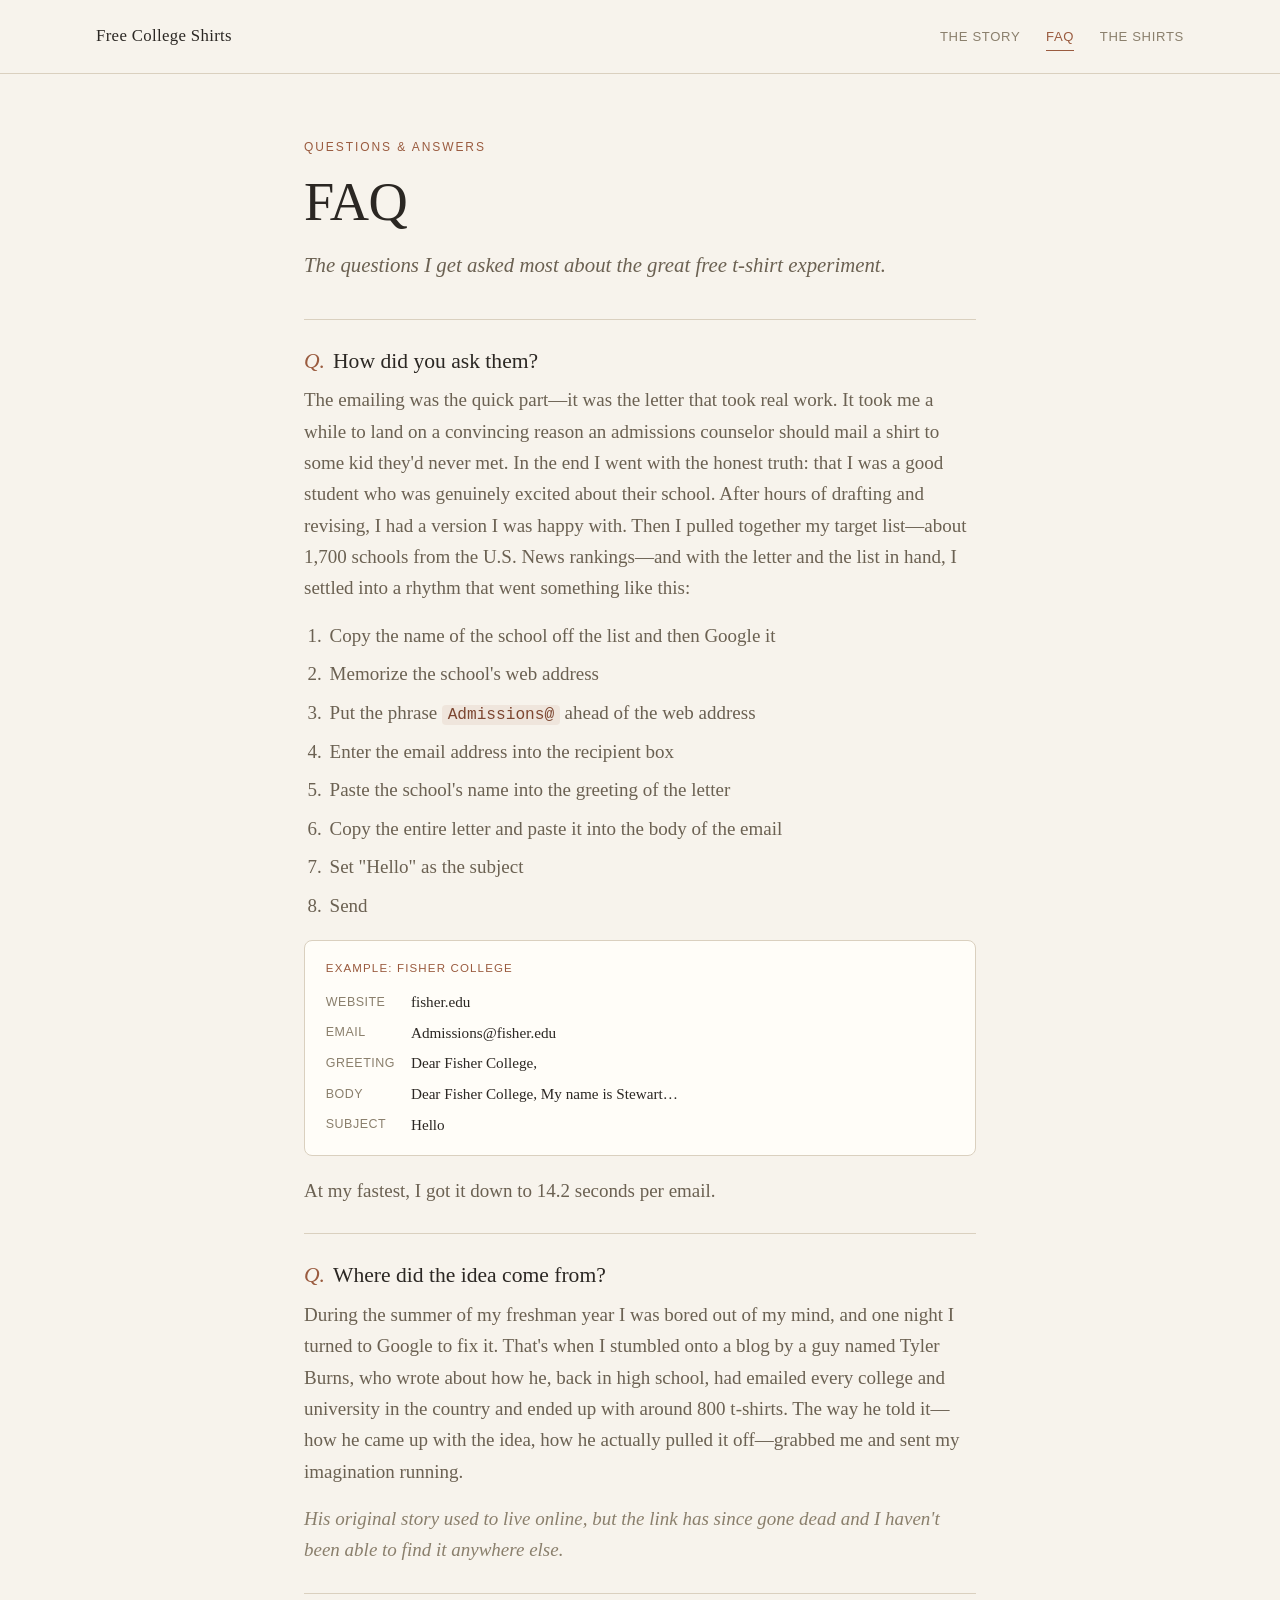
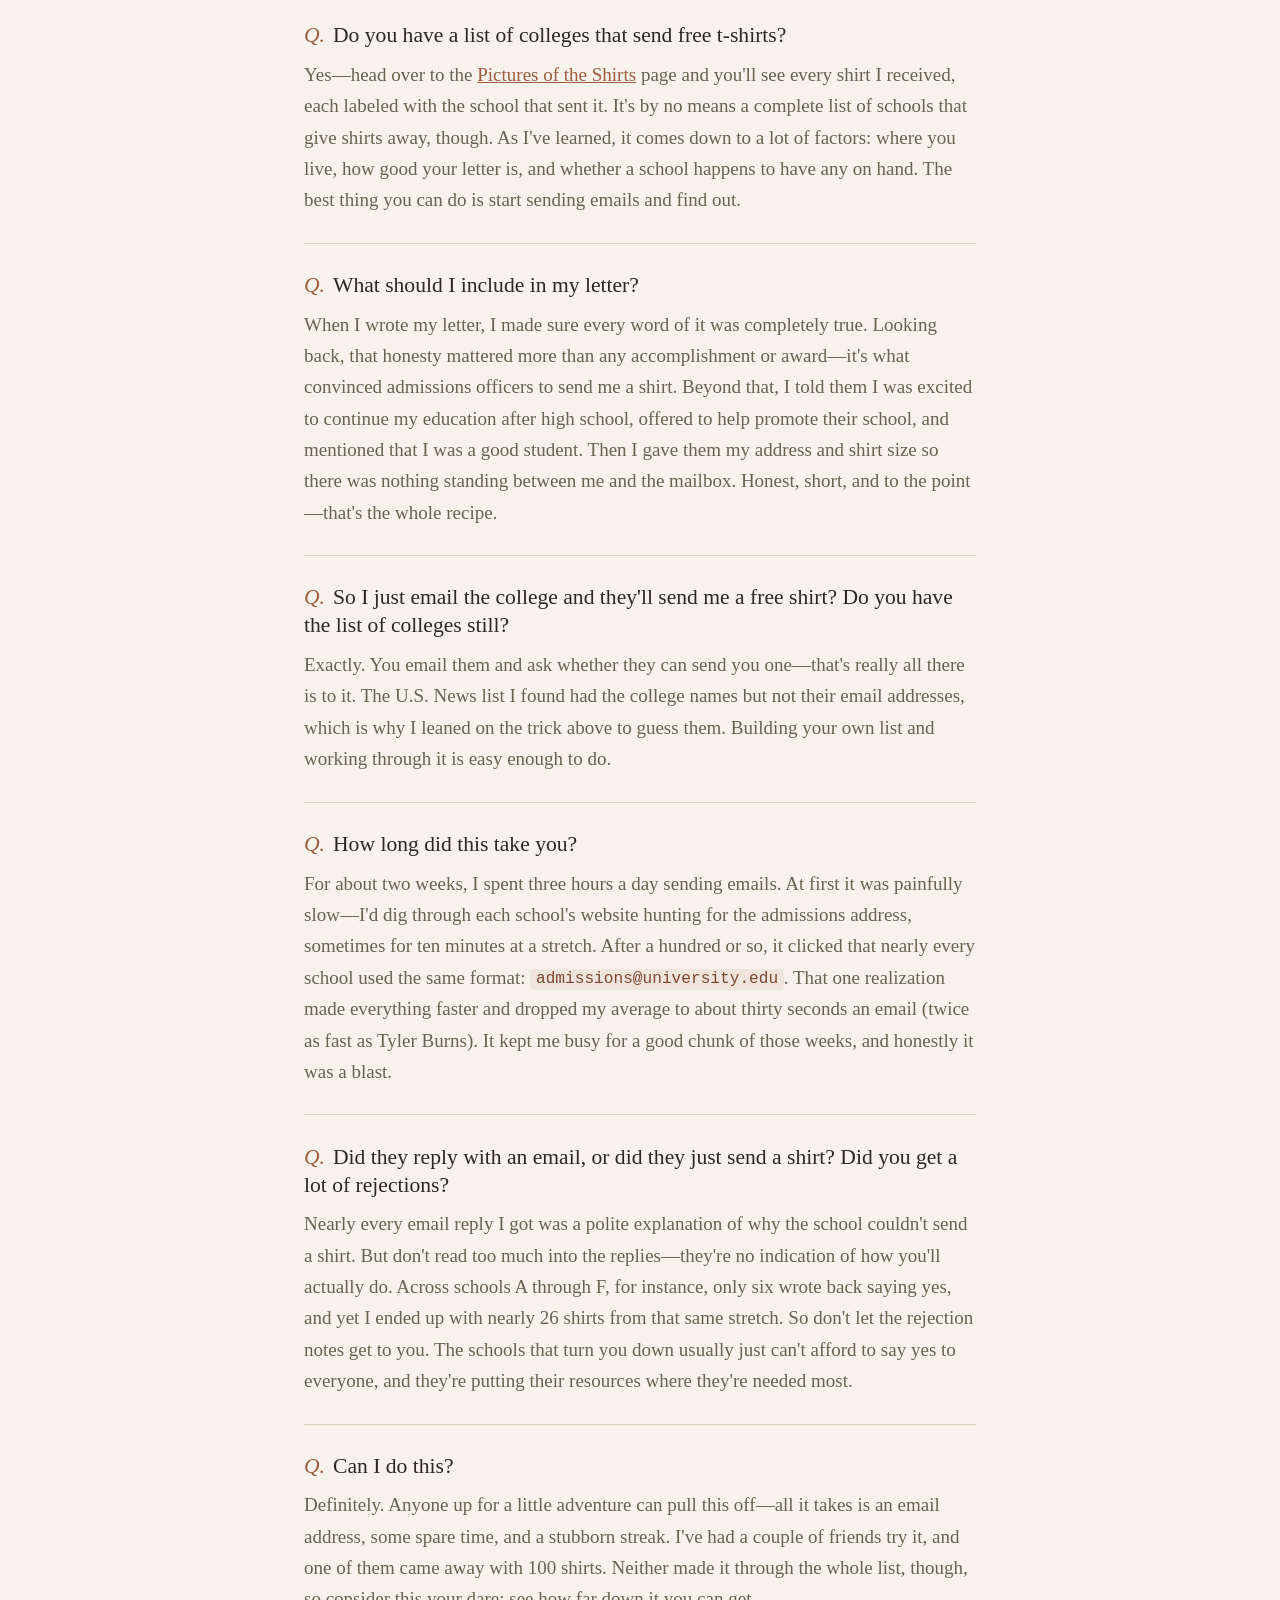
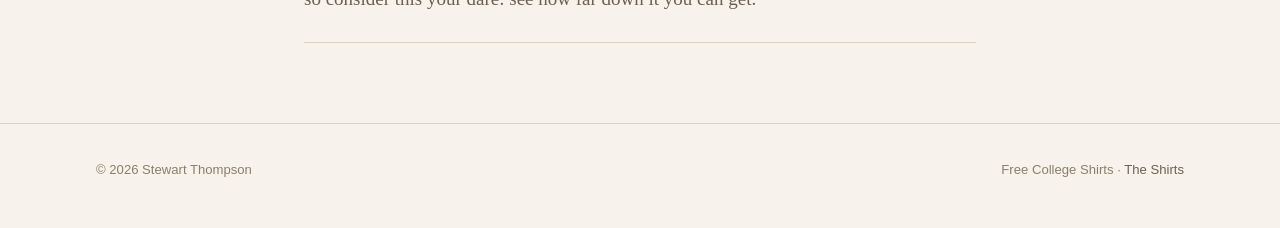
<file: faq.html>
<!DOCTYPE html>
<html lang="en">
<head>
  <meta charset="utf-8">
  <meta name="viewport" content="width=device-width, initial-scale=1">
  <!-- Google tag (gtag.js) -->
  <script async src="https://www.googletagmanager.com/gtag/js?id=G-RJHE2RHHG7"></script>
  <script>
    window.dataLayer = window.dataLayer || [];
    function gtag(){dataLayer.push(arguments);}
    gtag('js', new Date());
    gtag('config', 'G-RJHE2RHHG7');
  </script>
  <title>FAQ · Free College Shirts</title>
  <meta name="description" content="Everything you wanted to know about emailing colleges for free t-shirts — the letter, the list, the timing, and how you can do it too.">
  <link rel="stylesheet" href="assets/styles.css">
</head>
<body>
  <header class="site-header">
    <div class="wrap">
      <a class="brand" href="index.html">Free College Shirts</a>
      <nav class="site-nav" aria-label="Primary">
        <a href="index.html">The Story</a>
        <a href="faq.html" aria-current="page">FAQ</a>
        <a href="shirts.html">The Shirts</a>
      </nav>
    </div>
  </header>

  <main>
    <div class="wrap">
      <section class="hero">
        <p class="eyebrow">Questions &amp; answers</p>
        <h1>FAQ</h1>
        <p class="lede">The questions I get asked most about the great free t-shirt experiment.</p>
      </section>

      <section class="faq">
        <div class="faq-item">
          <h2 class="faq-q">How did you ask them?</h2>
          <div class="faq-a">
            <p>The emailing was the quick part—it was the letter that took real work. It took me a while to land on a convincing reason an admissions counselor should mail a shirt to some kid they'd never met. In the end I went with the honest truth: that I was a good student who was genuinely excited about their school. After hours of drafting and revising, I had a version I was happy with. Then I pulled together my target list—about 1,700 schools from the U.S. News rankings—and with the letter and the list in hand, I settled into a rhythm that went something like this:</p>
            <ol>
              <li>Copy the name of the school off the list and then Google it</li>
              <li>Memorize the school's web address</li>
              <li>Put the phrase <code>Admissions@</code> ahead of the web address</li>
              <li>Enter the email address into the recipient box</li>
              <li>Paste the school's name into the greeting of the letter</li>
              <li>Copy the entire letter and paste it into the body of the email</li>
              <li>Set "Hello" as the subject</li>
              <li>Send</li>
            </ol>
            <div class="example">
              <span class="example-label">Example: Fisher College</span>
              <dl>
                <dt>Website</dt><dd>fisher.edu</dd>
                <dt>Email</dt><dd>Admissions@fisher.edu</dd>
                <dt>Greeting</dt><dd>Dear Fisher College,</dd>
                <dt>Body</dt><dd>Dear Fisher College, My name is Stewart…</dd>
                <dt>Subject</dt><dd>Hello</dd>
              </dl>
            </div>
            <p>At my fastest, I got it down to 14.2 seconds per email.</p>
          </div>
        </div>

        <div class="faq-item">
          <h2 class="faq-q">Where did the idea come from?</h2>
          <div class="faq-a">
            <p>During the summer of my freshman year I was bored out of my mind, and one night I turned to Google to fix it. That's when I stumbled onto a blog by a guy named Tyler Burns, who wrote about how he, back in high school, had emailed every college and university in the country and ended up with around 800 t-shirts. The way he told it—how he came up with the idea, how he actually pulled it off—grabbed me and sent my imagination running.</p>
            <p class="note">His original story used to live online, but the link has since gone dead and I haven't been able to find it anywhere else.</p>
          </div>
        </div>

        <div class="faq-item">
          <h2 class="faq-q">Do you have a list of colleges that send free t-shirts?</h2>
          <div class="faq-a">
            <p>Yes—head over to the <a href="shirts.html">Pictures of the Shirts</a> page and you'll see every shirt I received, each labeled with the school that sent it. It's by no means a complete list of schools that give shirts away, though. As I've learned, it comes down to a lot of factors: where you live, how good your letter is, and whether a school happens to have any on hand. The best thing you can do is start sending emails and find out.</p>
          </div>
        </div>

        <div class="faq-item">
          <h2 class="faq-q">What should I include in my letter?</h2>
          <div class="faq-a">
            <p>When I wrote my letter, I made sure every word of it was completely true. Looking back, that honesty mattered more than any accomplishment or award—it's what convinced admissions officers to send me a shirt. Beyond that, I told them I was excited to continue my education after high school, offered to help promote their school, and mentioned that I was a good student. Then I gave them my address and shirt size so there was nothing standing between me and the mailbox. Honest, short, and to the point—that's the whole recipe.</p>
          </div>
        </div>

        <div class="faq-item">
          <h2 class="faq-q">So I just email the college and they'll send me a free shirt? Do you have the list of colleges still?</h2>
          <div class="faq-a">
            <p>Exactly. You email them and ask whether they can send you one—that's really all there is to it. The U.S. News list I found had the college names but not their email addresses, which is why I leaned on the trick above to guess them. Building your own list and working through it is easy enough to do.</p>
          </div>
        </div>

        <div class="faq-item">
          <h2 class="faq-q">How long did this take you?</h2>
          <div class="faq-a">
            <p>For about two weeks, I spent three hours a day sending emails. At first it was painfully slow—I'd dig through each school's website hunting for the admissions address, sometimes for ten minutes at a stretch. After a hundred or so, it clicked that nearly every school used the same format: <code>admissions@university.edu</code>. That one realization made everything faster and dropped my average to about thirty seconds an email (twice as fast as Tyler Burns). It kept me busy for a good chunk of those weeks, and honestly it was a blast.</p>
          </div>
        </div>

        <div class="faq-item">
          <h2 class="faq-q">Did they reply with an email, or did they just send a shirt? Did you get a lot of rejections?</h2>
          <div class="faq-a">
            <p>Nearly every email reply I got was a polite explanation of why the school couldn't send a shirt. But don't read too much into the replies—they're no indication of how you'll actually do. Across schools A through F, for instance, only six wrote back saying yes, and yet I ended up with nearly 26 shirts from that same stretch. So don't let the rejection notes get to you. The schools that turn you down usually just can't afford to say yes to everyone, and they're putting their resources where they're needed most.</p>
          </div>
        </div>

        <div class="faq-item">
          <h2 class="faq-q">Can I do this?</h2>
          <div class="faq-a">
            <p>Definitely. Anyone up for a little adventure can pull this off—all it takes is an email address, some spare time, and a stubborn streak. I've had a couple of friends try it, and one of them came away with 100 shirts. Neither made it through the whole list, though, so consider this your dare: see how far down it you can get.</p>
          </div>
        </div>
      </section>
    </div>
  </main>

  <footer class="site-footer">
    <div class="wrap">
      <span>© 2026 Stewart Thompson</span>
      <span>Free College Shirts · <a href="shirts.html">The Shirts</a></span>
    </div>
  </footer>
</body>
</html>
</file>
<file: assets/styles.css>
:root {
  --paper: #f7f3ec;
  --paper-2: #fffdf8;
  --ink: #2b2723;
  --muted: #6b6152;
  --faint: #8a7f6c;
  --accent: #9a5b3f;
  --accent-dark: #7c4630;
  --rule: #dad0bf;
  --serif: "Iowan Old Style", "Palatino Linotype", "Book Antiqua", Palatino, Georgia, serif;
  --sans: -apple-system, BlinkMacSystemFont, "Segoe UI", Roboto, Helvetica, Arial, sans-serif;
  --measure: 42rem;
  --wide: 68rem;
}

* { box-sizing: border-box; }

html { -webkit-text-size-adjust: 100%; }

body {
  margin: 0;
  background: var(--paper);
  color: var(--ink);
  font-family: var(--serif);
  font-size: 19px;
  line-height: 1.65;
  -webkit-font-smoothing: antialiased;
  text-rendering: optimizeLegibility;
}

/* ---------- Layout ---------- */
.wrap { width: 90%; max-width: var(--measure); margin: 0 auto; }
.wrap-wide { max-width: var(--wide); }

/* ---------- Header / nav ---------- */
.site-header {
  border-bottom: 1px solid var(--rule);
}
.site-header .wrap {
  max-width: var(--wide);
  display: flex;
  align-items: baseline;
  justify-content: space-between;
  flex-wrap: wrap;
  gap: 0.5rem 1.5rem;
  padding: 1.4rem 0;
}
.brand {
  font-size: 1.05rem;
  letter-spacing: 0.02em;
  color: var(--ink);
  text-decoration: none;
  white-space: nowrap;
}
.site-nav {
  display: flex;
  gap: 1.6rem;
  font-family: var(--sans);
  font-size: 0.82rem;
  letter-spacing: 0.05em;
  text-transform: uppercase;
}
.site-nav a {
  color: var(--faint);
  text-decoration: none;
  padding-bottom: 2px;
  border-bottom: 1.5px solid transparent;
  transition: color 0.15s ease, border-color 0.15s ease;
}
.site-nav a:hover { color: var(--ink); }
.site-nav a[aria-current="page"] {
  color: var(--accent);
  border-bottom-color: var(--accent);
}

/* ---------- Eyebrow / titles ---------- */
.eyebrow {
  font-family: var(--sans);
  font-size: 0.75rem;
  letter-spacing: 0.16em;
  text-transform: uppercase;
  color: var(--accent);
  margin: 0 0 0.9rem;
}
h1 {
  font-weight: 400;
  font-size: clamp(2.3rem, 6vw, 3.4rem);
  line-height: 1.08;
  letter-spacing: -0.01em;
  margin: 0;
}
h2 {
  font-weight: 400;
  font-size: 1.5rem;
  line-height: 1.25;
  margin: 2.6rem 0 0.4rem;
}
.lede {
  font-style: italic;
  font-size: 1.3rem;
  line-height: 1.5;
  color: var(--muted);
  margin: 1.1rem 0 0;
}
/* ---------- Hero / article ---------- */
.hero { padding: 4rem 0 2.4rem; }
.article { padding-bottom: 3rem; }
.article p { margin: 1.4rem 0; }
.article p a { color: var(--accent); }

.rule {
  border: 0;
  border-top: 1px solid var(--rule);
  margin: 2.6rem 0;
}

/* ---------- Stats ---------- */
.stats {
  display: grid;
  grid-template-columns: repeat(3, 1fr);
  gap: 1rem;
  margin: 2.4rem 0;
  padding: 2rem 0;
  border-top: 1px solid var(--rule);
  border-bottom: 1px solid var(--rule);
  text-align: center;
}
.stat .num {
  font-size: clamp(2rem, 7vw, 2.8rem);
  line-height: 1;
  color: var(--accent);
}
.stat .label {
  font-family: var(--sans);
  font-size: 0.72rem;
  letter-spacing: 0.1em;
  text-transform: uppercase;
  color: var(--faint);
  margin-top: 0.6rem;
}

/* ---------- Pullquote ---------- */
.pullquote {
  font-size: 1.5rem;
  line-height: 1.4;
  color: var(--ink);
  border-left: 3px solid var(--accent);
  padding-left: 1.4rem;
  margin: 2.6rem 0;
}

/* ---------- FAQ ---------- */
.faq { padding-bottom: 3rem; }
.faq-item { padding: 1.7rem 0; border-bottom: 1px solid var(--rule); }
.faq-item:first-of-type { border-top: 1px solid var(--rule); }
.faq-q {
  font-size: 1.35rem;
  line-height: 1.3;
  margin: 0 0 0.6rem;
  color: var(--ink);
}
.faq-q::before {
  content: "Q.";
  color: var(--accent);
  margin-right: 0.5rem;
  font-style: italic;
}
.faq-a { color: var(--muted); }
.faq-a p { margin: 0 0 1rem; }
.faq-a p:last-child { margin-bottom: 0; }
.faq-a a { color: var(--accent); }
.faq-a code {
  font-family: var(--mono, ui-monospace, "SF Mono", Menlo, Consolas, monospace);
  font-size: 0.85em;
  background: rgba(154, 91, 63, 0.09);
  color: var(--accent-dark);
  padding: 0.08em 0.35em;
  border-radius: 4px;
}
.faq-a ol {
  list-style: decimal;
  margin: 0 0 1.2rem;
  padding-left: 1.4rem;
}
.faq-a ol li { margin: 0 0 0.45rem; padding-left: 0.2rem; }
.faq-a .note { font-style: italic; color: var(--faint); }

.example {
  background: var(--paper-2);
  border: 1px solid var(--rule);
  border-radius: 8px;
  padding: 1.1rem 1.3rem;
  margin: 0 0 1.2rem;
}
.example-label {
  display: block;
  font-family: var(--sans);
  font-size: 0.72rem;
  letter-spacing: 0.1em;
  text-transform: uppercase;
  color: var(--accent);
  margin-bottom: 0.7rem;
}
.example dl {
  display: grid;
  grid-template-columns: max-content 1fr;
  gap: 0.35rem 1rem;
  margin: 0;
  font-size: 0.95rem;
}
.example dt {
  font-family: var(--sans);
  font-size: 0.78rem;
  letter-spacing: 0.04em;
  text-transform: uppercase;
  color: var(--faint);
  padding-top: 0.15rem;
}
.example dd { margin: 0; color: var(--ink); }

/* ---------- Signoff ---------- */
.signoff {
  font-family: var(--sans);
  font-size: 0.95rem;
  line-height: 1.5;
  color: var(--muted);
  margin: 1.8rem 0 0;
}

/* ---------- Shirt band (interleaved in story) + gallery ---------- */
.shirt-band {
  display: grid;
  grid-template-columns: repeat(4, 1fr);
  gap: 0.7rem;
  margin: 2.8rem 0;
}
.shirt-band:empty { display: none; }

/* ---------- Gallery ---------- */
.gallery-intro { padding: 3rem 0 1.6rem; }
.gallery {
  display: grid;
  grid-template-columns: repeat(auto-fill, minmax(150px, 1fr));
  gap: 0.9rem;
  padding-bottom: 3.5rem;
}
.gallery button,
.shirt-band button {
  padding: 0;
  border: 1px solid var(--rule);
  background: var(--paper-2);
  border-radius: 6px;
  overflow: hidden;
  cursor: zoom-in;
  aspect-ratio: 1 / 1;
  display: block;
  transition: transform 0.15s ease, box-shadow 0.15s ease;
}
.gallery button:hover,
.shirt-band button:hover {
  transform: translateY(-2px);
  box-shadow: 0 6px 16px rgba(43, 39, 35, 0.14);
}
.gallery img,
.shirt-band img {
  width: 100%;
  height: 100%;
  object-fit: cover;
  display: block;
}

/* ---------- Lightbox ---------- */
.lightbox {
  position: fixed;
  inset: 0;
  background: rgba(30, 26, 22, 0.92);
  display: none;
  align-items: center;
  justify-content: center;
  padding: 1.5rem;
  z-index: 100;
}
.lightbox.open { display: flex; }
.lightbox img {
  max-width: 100%;
  max-height: 90vh;
  object-fit: contain;
  border-radius: 4px;
  box-shadow: 0 10px 40px rgba(0, 0, 0, 0.5);
}
.lightbox button {
  position: absolute;
  top: 1.1rem;
  right: 1.3rem;
  width: 44px;
  height: 44px;
  border: 0;
  border-radius: 50%;
  background: rgba(255, 255, 255, 0.12);
  color: #fff;
  font-size: 1.5rem;
  line-height: 1;
  cursor: pointer;
}
.lightbox button:hover { background: rgba(255, 255, 255, 0.24); }

/* ---------- Footer ---------- */
.site-footer {
  border-top: 1px solid var(--rule);
  margin-top: 2rem;
  padding: 2.2rem 0 3rem;
  font-family: var(--sans);
  font-size: 0.82rem;
  color: var(--faint);
}
.site-footer .wrap {
  max-width: var(--wide);
  display: flex;
  justify-content: space-between;
  flex-wrap: wrap;
  gap: 0.5rem;
}
.site-footer a { color: var(--muted); text-decoration: none; }
.site-footer a:hover { color: var(--ink); }

/* ---------- Responsive ---------- */
@media (max-width: 640px) {
  body { font-size: 18px; }
  .hero { padding: 2.6rem 0 1.8rem; }
  .stats { grid-template-columns: 1fr; gap: 1.6rem; padding: 1.6rem 0; }
  .site-header .wrap { padding: 1.1rem 0; }
  .site-nav { gap: 1.1rem; }
  .gallery { grid-template-columns: repeat(auto-fill, minmax(120px, 1fr)); gap: 0.6rem; }
  .shirt-band { grid-template-columns: repeat(2, 1fr); gap: 0.6rem; margin: 2rem 0; }
}
</file>
